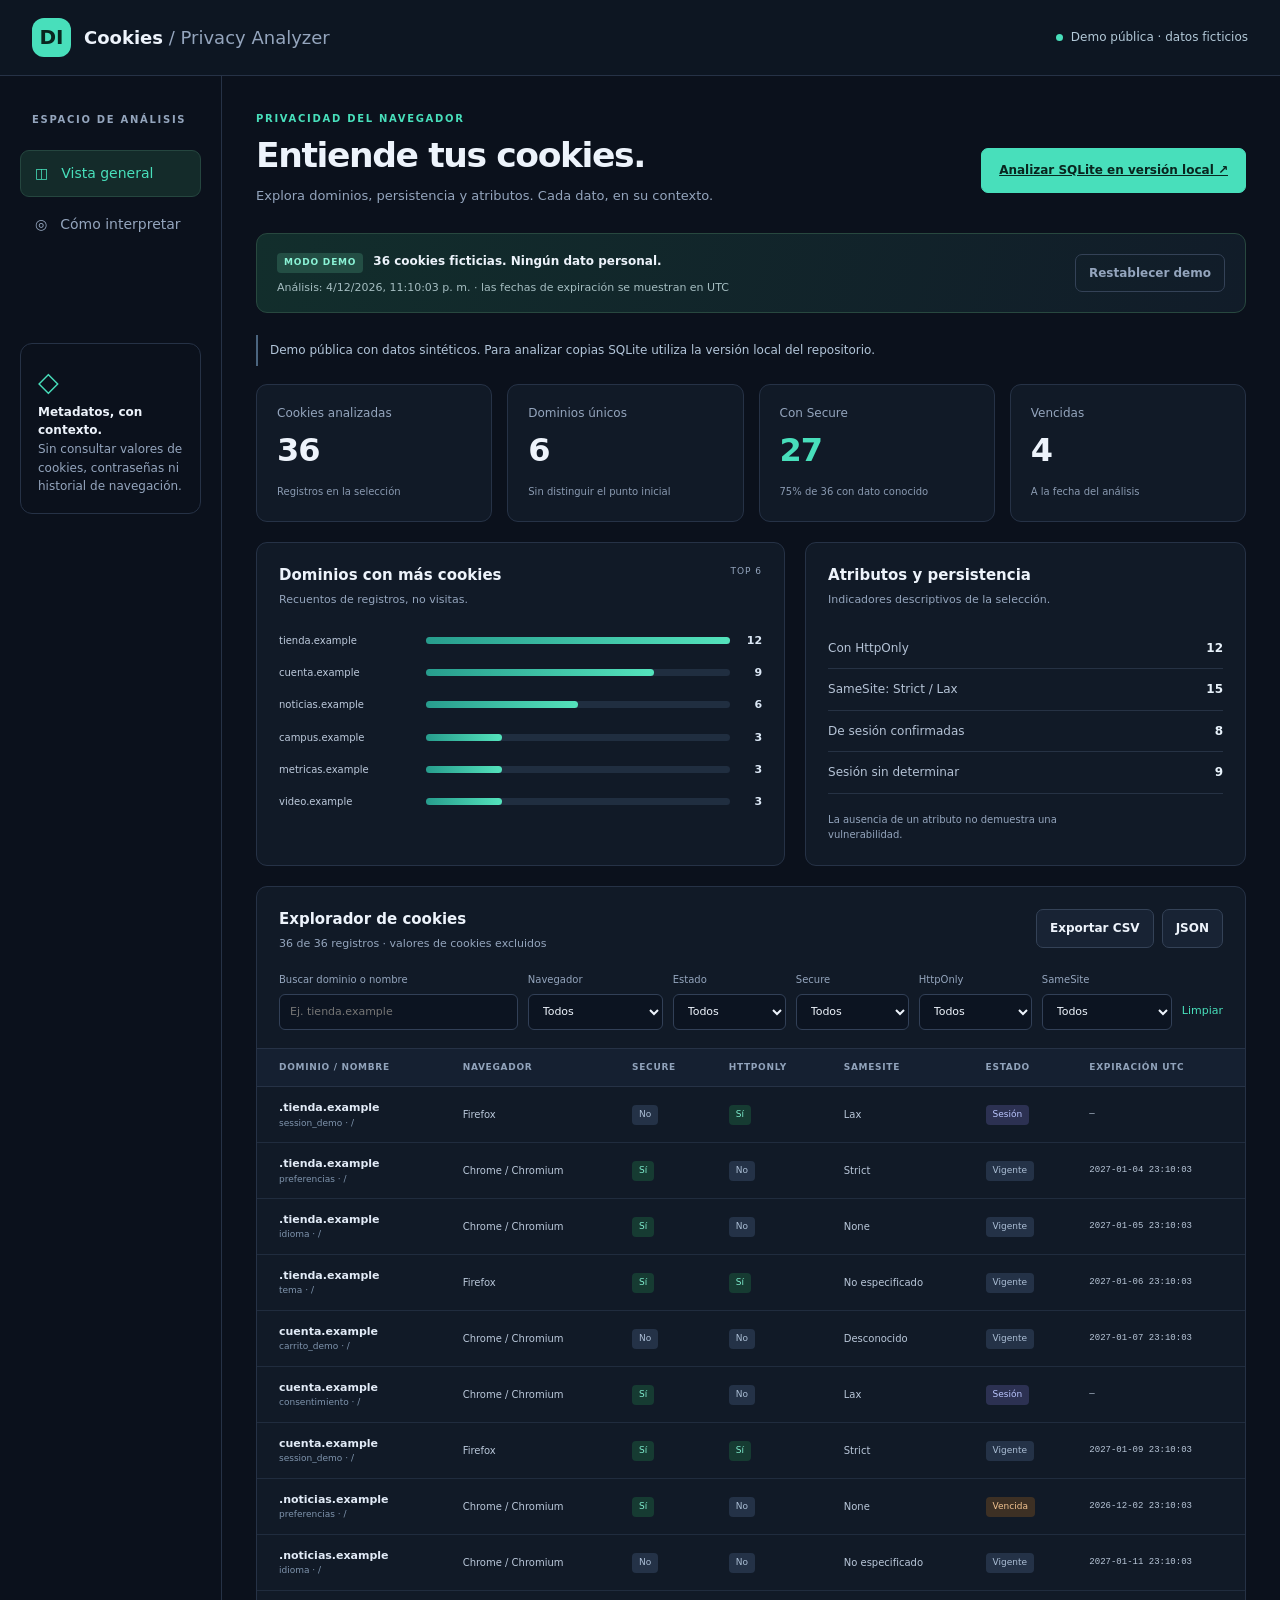
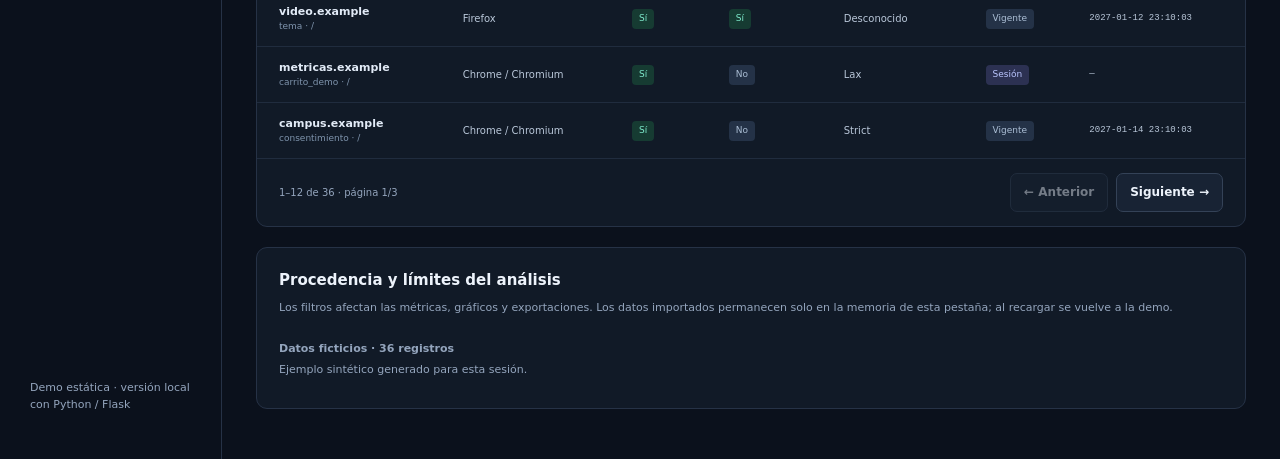
<file: demo/index.html>
<!doctype html>
<html lang="es">
<head>
  <meta charset="utf-8"><meta name="viewport" content="width=device-width,initial-scale=1">
  
  <meta name="description" content="Analizador local de metadatos de cookies. Demo ficticia, filtros y reportes sin valores de cookies.">
  <title>Cookies Privacy Analyzer · DI</title>
  <link rel="icon" href="./favicon.svg" type="image/svg+xml">
  <link rel="stylesheet" href="./styles.css">
  <script src="./reports.js" defer></script>
  <script src="./app.js" defer></script>
</head>
<body>
<a class="skip" href="#main">Saltar al contenido</a>
<header class="topbar"><a href="./" class="brand"><span class="mark">DI</span><span>Cookies<span class="brand-light"> / Privacy Analyzer</span></span></a><span class="local-badge"><i></i> Demo pública · datos ficticios</span></header>
<div class="layout">
  <aside class="sidebar">
    <p class="nav-label">ESPACIO DE ANÁLISIS</p>
    <nav aria-label="Vistas"><button class="nav-item active" id="nav-analysis" aria-current="page">◫ <span>Vista general</span></button><button class="nav-item" id="nav-guide">◎ <span>Cómo interpretar</span></button></nav>
    <div class="sidebar-note"><span class="note-symbol">◇</span><strong>Metadatos, con contexto.</strong><p>Sin consultar valores de cookies, contraseñas ni historial de navegación.</p></div>
    <p class="version">Demo estática · versión local con Python / Flask</p>
  </aside>
  <main id="main">
    <section id="analysis-view">
      <div class="eyebrow">PRIVACIDAD DEL NAVEGADOR</div>
      <div class="page-heading"><div><h1>Entiende tus cookies.</h1><p class="subtitle">Explora dominios, persistencia y atributos. Cada dato, en su contexto.</p></div><a class="button primary" href="https://github.com/idrovodario16/cookies-dashboard#inicio-rápido">Analizar SQLite en versión local ↗</a></div>
      <div class="source-banner"><div><span class="pill" id="mode-label">MODO DEMO</span><strong id="source-label">Preparando datos ficticios…</strong><p id="source-detail">No se accede a tu navegador.</p></div><button class="button ghost" id="reset-demo">Restablecer demo</button></div>
      <div id="notice" role="status" aria-live="polite"></div>
      <div class="metrics" aria-label="Resumen de los datos filtrados">
        <article class="metric"><span>Cookies analizadas</span><strong id="metric-total">—</strong><small>Registros en la selección</small></article>
        <article class="metric"><span>Dominios únicos</span><strong id="metric-domains">—</strong><small>Sin distinguir el punto inicial</small></article>
        <article class="metric"><span>Con Secure</span><strong id="metric-secure">—</strong><small id="secure-detail">—</small></article>
        <article class="metric"><span>Vencidas</span><strong id="metric-expired">—</strong><small>A la fecha del análisis</small></article>
      </div>
      <div class="charts">
        <article class="panel"><div class="panel-title"><div><h2>Dominios con más cookies</h2><p>Recuentos de registros, no visitas.</p></div><span class="subtle">TOP 6</span></div><div id="domain-chart" class="bar-chart" aria-label="Cookies por dominio"></div></article>
        <article class="panel"><div class="panel-title"><div><h2>Atributos y persistencia</h2><p>Indicadores descriptivos de la selección.</p></div></div><dl class="attribute-list" id="attribute-list"></dl><p class="chart-footnote">La ausencia de un atributo no demuestra una vulnerabilidad.</p></article>
      </div>
      <section class="panel records"><div class="panel-title"><div><h2>Explorador de cookies</h2><p id="record-count">Cargando…</p></div><div class="export-actions"><button class="button" id="export-csv">Exportar CSV</button><button class="button" id="export-json">JSON</button></div></div>
        <div class="filters">
          <label class="search-label">Buscar dominio o nombre<input id="search" type="search" placeholder="Ej. tienda.example" maxlength="253"></label>
          <label>Navegador<select id="browser-filter"><option value="">Todos</option><option>Chrome / Chromium</option><option>Firefox</option></select></label>
          <label>Estado<select id="status-filter"><option value="">Todos</option><option>Vigente</option><option>Vencida</option><option>Sesión</option><option>Desconocida</option></select></label>
          <label>Secure<select id="secure-filter"><option value="">Todos</option><option value="true">Sí</option><option value="false">No</option><option value="null">Desconocido</option></select></label>
          <label>HttpOnly<select id="http-filter"><option value="">Todos</option><option value="true">Sí</option><option value="false">No</option><option value="null">Desconocido</option></select></label>
          <label>SameSite<select id="same-filter"><option value="">Todos</option><option>Lax</option><option>Strict</option><option>None</option><option>No especificado</option><option>Desconocido</option></select></label>
          <button class="text-button" id="clear-filters">Limpiar</button>
        </div>
        <div class="table-wrap"><table><caption class="sr-only">Metadatos de cookies filtrados, sin valores sensibles</caption><thead><tr><th>Dominio / nombre</th><th>Navegador</th><th>Secure</th><th>HttpOnly</th><th>SameSite</th><th>Estado</th><th>Expiración UTC</th></tr></thead><tbody id="cookie-rows"></tbody></table></div>
        <div id="empty-state" class="empty" hidden><strong>No hay cookies en esta selección.</strong><p>Cambia los filtros o vuelve a cargar la demo.</p></div>
        <div class="pagination"><span id="page-info"></span><div><button class="button" id="prev-page" aria-label="Página anterior">← Anterior</button><button class="button" id="next-page" aria-label="Página siguiente">Siguiente →</button></div></div>
      </section>
      <section class="panel provenance"><h2>Procedencia y límites del análisis</h2><p>Los filtros afectan las métricas, gráficos y exportaciones. Los datos importados permanecen solo en la memoria de esta pestaña; al recargar se vuelve a la demo.</p><div id="provenance"></div></section>
    </section>
    <section id="guide-view" hidden><div class="eyebrow">GUÍA DE LECTURA</div><h1>Información, sin falsas alarmas.</h1><p class="subtitle">Esta herramienta describe metadatos. No certifica la seguridad de un sitio.</p><div class="guide-grid">
      <article class="panel"><h2>Secure</h2><p>Indica que la cookie está restringida a transporte seguro según las reglas del navegador. Su ausencia requiere contexto sobre el uso de esa cookie.</p></article>
      <article class="panel"><h2>HttpOnly</h2><p>Restringe el acceso desde JavaScript. Algunas preferencias legítimas necesitan ser leídas por scripts; no toda cookie requiere este atributo.</p></article>
      <article class="panel"><h2>SameSite</h2><p>Lax, Strict y None describen restricciones de envío entre sitios. «No especificado» no equivale a None: el navegador puede aplicar valores por defecto.</p></article>
      <article class="panel"><h2>Persistencia y vencimiento</h2><p>«Sesión» solo se muestra cuando el esquema aporta una señal compatible. En Firefox, sin isSession, esa condición se conserva como desconocida. Las fechas se muestran en UTC.</p></article>
      <article class="panel"><h2>Qué no medimos</h2><p>No contamos visitas, identificamos personas, recuperamos contraseñas, desciframos cookies ni determinamos automáticamente si un dominio rastrea al usuario.</p></article>
      <article class="panel"><h2>Privacidad de los reportes</h2><p>Los valores de cookies se excluyen desde la consulta SQL. Dominio, nombre y ruta también pueden revelar contexto personal: revisa los reportes antes de compartirlos.</p></article>
    </div></section>
  </main>
</div>

</body></html>
</file>
<file: demo/styles.css>
:root{color-scheme:dark;--bg:#0b111c;--surface:#111a27;--border:#263246;--muted:#94a5bd;--text:#edf3fb;--accent:#48dfbb;--ink:#09261f}*{box-sizing:border-box}body{margin:0;background:var(--bg);color:var(--text);font:14px/1.55 system-ui,-apple-system,BlinkMacSystemFont,"Segoe UI",sans-serif}button,input,select{font:inherit}button,a,input,select{touch-action:manipulation}button{cursor:pointer}button:disabled{opacity:.45;cursor:not-allowed}a{color:inherit}button:focus-visible,a:focus-visible,input:focus-visible,select:focus-visible{outline:3px solid var(--accent);outline-offset:3px}[hidden]{display:none!important}.topbar{height:76px;border-bottom:1px solid var(--border);display:flex;align-items:center;justify-content:space-between;padding:0 32px;background:#0d1622}.brand{text-decoration:none;display:flex;gap:13px;align-items:center;font-size:18px;font-weight:700}.mark{background:var(--accent);color:var(--ink);font-size:20px;width:39px;height:39px;border-radius:12px;display:grid;place-items:center}.brand-light{color:var(--muted);font-weight:400}.local-badge{display:flex;align-items:center;gap:8px;font-size:12px;color:#b2c8d7}.local-badge i{width:7px;height:7px;background:var(--accent);border-radius:50%}.layout{display:grid;grid-template-columns:222px minmax(0,1fr)}.sidebar{padding:34px 20px;border-right:1px solid var(--border);min-height:calc(100vh - 76px);display:flex;flex-direction:column}.nav-label,.eyebrow{font-size:10px;letter-spacing:1.7px;font-weight:700;color:var(--muted)}.nav-label{padding-left:12px;margin:2px 0 18px}.nav-item{width:100%;border:1px solid transparent;background:transparent;color:var(--muted);display:flex;gap:13px;align-items:center;text-align:left;padding:12px 14px;margin:4px 0;border-radius:9px}.nav-item.active{border-color:#25463f;background:#142b2a;color:var(--accent)}.sidebar-note{margin-top:90px;border:1px solid var(--border);border-radius:12px;padding:17px;font-size:12px}.note-symbol{display:block;color:var(--accent);font-size:27px}.sidebar-note strong{font-size:12px}.sidebar-note p{color:var(--muted);margin-bottom:0}.version{margin-top:auto;padding:40px 10px 0;color:var(--muted);font-size:11px}main{padding:35px 34px 50px;max-width:1650px;width:100%;min-width:0}.eyebrow{color:var(--accent);margin-bottom:8px}h1{font-size:clamp(27px,2.7vw,39px);line-height:1.2;letter-spacing:-1.4px;margin:0 0 10px}h2{font-size:15px;line-height:1.4;margin:0 0 5px}p{margin:0 0 12px}.subtitle,.subtle{color:var(--muted)}.subtitle{font-size:13px;margin-bottom:0}.page-heading{display:flex;align-items:center;justify-content:space-between;gap:20px;margin-bottom:27px}.button{border:1px solid #344257;background:#182334;color:var(--text);padding:9px 13px;border-radius:7px;font-weight:600;font-size:12px;white-space:nowrap}.button:hover{background:#243349}.button.primary{background:var(--accent);color:var(--ink);border-color:var(--accent);padding:12px 17px}.button.primary:hover{background:#75edce}.button.ghost{background:transparent;color:var(--muted)}.source-banner{display:flex;align-items:center;justify-content:space-between;gap:16px;background:linear-gradient(105deg,#122e2c,#111c29);border:1px solid #28483f;border-radius:11px;padding:16px 20px;margin-bottom:22px}.source-banner strong{font-size:12px}.source-banner p{font-size:11px;color:#a5bdc1;margin:6px 0 0}.pill{display:inline-block;margin-right:10px;padding:3px 7px;background:#234e44;color:#8bf3d6;font-size:9px;font-weight:800;letter-spacing:.8px;border-radius:4px}.notice{font-size:12px;color:#b2c5d9;border-left:2px solid #4b657f;padding:6px 12px;margin:0 0 18px}.notice:empty{display:none}.error{color:#ffb5ac}.metrics{display:grid;grid-template-columns:repeat(4,minmax(0,1fr));gap:15px;margin-bottom:20px}.metric{border:1px solid var(--border);border-radius:11px;padding:19px 20px;background:var(--surface)}.metric>span{display:block;color:var(--muted);font-size:12px}.metric strong{display:block;font-size:32px;font-weight:650;letter-spacing:-1px;margin:4px 0}.metric small{color:#8a9ab1;font-size:10px}.metric:nth-child(3) strong{color:var(--accent)}.charts{display:grid;grid-template-columns:1.2fr 1fr;gap:20px;margin-bottom:20px}.panel{background:var(--surface);border:1px solid var(--border);border-radius:11px;padding:22px}.panel-title{display:flex;justify-content:space-between;align-items:start;gap:12px;margin-bottom:20px}.panel-title p,.chart-footnote{font-size:11px;color:var(--muted);margin:0}.panel-title>.subtle{font-size:9px;letter-spacing:1px}.bar-chart{display:grid;gap:15px;margin-top:24px;min-height:179px}.bar-row{display:grid;grid-template-columns:minmax(90px,135px) minmax(20px,1fr) 20px;gap:12px;align-items:center;font-size:10px}.bar-label{text-overflow:ellipsis;overflow:hidden;white-space:nowrap;color:#bdcadc}.bar-track{height:7px;border-radius:4px;background:#202e40}.bar-fill{display:block;height:100%;border-radius:4px;background:linear-gradient(90deg,#279d8d,#54e3bc)}.bar-row strong{color:#dbe7f5;text-align:right;font-size:11px}.attribute-list{margin:0 0 18px}.attribute-list div{display:flex;justify-content:space-between;gap:12px;padding:11px 0;border-bottom:1px solid #263244;font-size:12px}.attribute-list dt{color:#b5c3d6}.attribute-list dd{font-weight:700;color:#e8f2fb}.chart-footnote{max-width:300px;font-size:10px}.records{padding:22px 0 0;margin-bottom:20px}.records>.panel-title,.filters{padding:0 22px}.export-actions{display:flex;gap:8px}.filters{display:flex;align-items:end;gap:10px;flex-wrap:wrap;margin-bottom:18px}label{display:flex;flex-direction:column;gap:6px;font-size:10px;color:var(--muted)}input,select{border:1px solid #324057;border-radius:6px;background:#0c1421;color:var(--text);padding:9px 10px;min-width:0;font-size:11px;height:36px}select{max-width:135px}.search-label{flex:1;min-width:170px}.text-button{color:var(--accent);border:0;background:transparent;font-size:11px;padding:10px 0}.table-wrap{overflow-x:auto}table{border-collapse:collapse;width:100%;text-align:left;white-space:nowrap}th{background:#152031;color:#91a3bb;text-transform:uppercase;font-size:9px;letter-spacing:.7px;font-weight:600;padding:12px 16px;border-block:1px solid var(--border)}td{padding:12px 16px;border-bottom:1px solid #202c3e;font-size:10px;color:#b9c7d9}th:first-child,td:first-child{padding-left:22px}td strong{display:block;color:#e2ebf7;font-size:11px;font-weight:550;max-width:255px;overflow:hidden;text-overflow:ellipsis}td small{display:block;color:#7f94ad;font-size:9px;max-width:255px;overflow:hidden;text-overflow:ellipsis}.flag,.status{display:inline-block;padding:3px 7px;border-radius:4px;font-size:9px}.yes{color:#7deacb;background:#163b32}.neutral{color:#acbfd6;background:#243247}.expired{color:#f2c390;background:#3d3024}.session{color:#b9c4fd;background:#2c3152}.date-cell{font-family:ui-monospace,monospace;font-size:9px}.pagination{padding:14px 22px;display:flex;align-items:center;justify-content:space-between;gap:10px}.pagination>span{font-size:10px;color:var(--muted)}.pagination>div{display:flex;gap:8px}.provenance{font-size:11px;color:var(--muted)}.provenance h2{color:var(--text)}.provenance p{margin:8px 0 16px}.source-item{display:flex;flex-direction:column;gap:4px;padding:8px 0}.source-item code{overflow-wrap:anywhere;font-size:10px}.empty{padding:36px;text-align:center;color:var(--muted)}.guide-grid{display:grid;grid-template-columns:repeat(2,minmax(0,1fr));gap:18px;margin-top:30px}.guide-grid p{color:var(--muted);margin:12px 0 0;line-height:1.8}dialog{color:var(--text);background:#121c2b;border:1px solid #37495f;max-width:550px;width:calc(100% - 32px);padding:27px;border-radius:16px;max-height:90vh;overflow:auto}dialog::backdrop{background:#050911bd;backdrop-filter:blur(4px)}dialog h2{font-size:24px;letter-spacing:-.5px;margin:5px 0 14px}dialog p{font-size:12px;color:#a9b9ce}.dialog-heading{display:flex;justify-content:space-between;align-items:center}.icon-button{border:0;color:var(--muted);background:transparent;font-size:27px;line-height:1;padding:6px}.file-label{border:1px dashed #47675f;background:#102b29;padding:20px;border-radius:10px;font-size:12px;color:#b8e8d9;margin:20px 0}.file-label input{height:auto;border:none;background:transparent;margin-top:5px;padding:5px 0;width:100%}.import-note{padding:12px 15px;border:1px solid #3f4243;border-radius:7px;margin-bottom:15px;font-size:11px}.import-note p{font-size:11px;margin:5px 0 0}.small{font-size:10px!important}.wide{width:100%}.sr-only{position:absolute;width:1px;height:1px;overflow:hidden;clip:rect(0,0,0,0)}.skip{position:absolute;top:-70px;left:10px;z-index:3;padding:12px;background:var(--accent);color:var(--ink)}.skip:focus{top:10px}@media(min-width:1550px){.filters{gap:16px}.bar-row{grid-template-columns:160px 1fr 30px;font-size:12px}td{font-size:12px}.metric strong{font-size:38px}}@media(max-width:1100px){.layout{grid-template-columns:180px 1fr}.sidebar{padding-inline:12px}main{padding:28px 22px}.page-heading{align-items:start}.page-heading .button{font-size:11px}.metrics{gap:10px}.metric{padding:14px}.metric small{font-size:9px}.charts{gap:12px}.panel{padding:18px}.bar-row{grid-template-columns:90px 1fr 18px;gap:7px}}@media(max-width:800px){.topbar{padding:0 18px;height:65px}.brand{font-size:15px}.brand-light{font-size:12px}.local-badge{font-size:10px}.layout{display:block}.sidebar{min-height:0;border-right:0;border-bottom:1px solid var(--border);padding:10px 18px}.sidebar nav{display:flex;gap:8px}.nav-label,.sidebar-note,.version{display:none}.nav-item{width:auto;font-size:12px;margin:0;padding:8px 12px}main{padding:24px 18px}.page-heading{flex-direction:column;gap:16px}.metrics{grid-template-columns:repeat(2,1fr)}.charts{grid-template-columns:1fr}.bar-row{grid-template-columns:140px 1fr 25px}.source-banner{padding:14px;align-items:start}.source-banner strong{display:block;margin-top:6px}.source-banner .button{font-size:10px}.source-banner p{font-size:10px}.panel-title{gap:8px}.export-actions{gap:5px}.export-actions .button{font-size:10px;padding:7px}.filters{gap:9px}.filters label{flex:1;min-width:100px}.filters .search-label{flex-basis:100%}.filters select{max-width:none;width:100%}.pagination{align-items:start;flex-direction:column}.guide-grid{grid-template-columns:1fr}h1{letter-spacing:-.8px}.metric strong{font-size:30px}}@media(prefers-reduced-motion:reduce){*{scroll-behavior:auto!important}}
</file>
